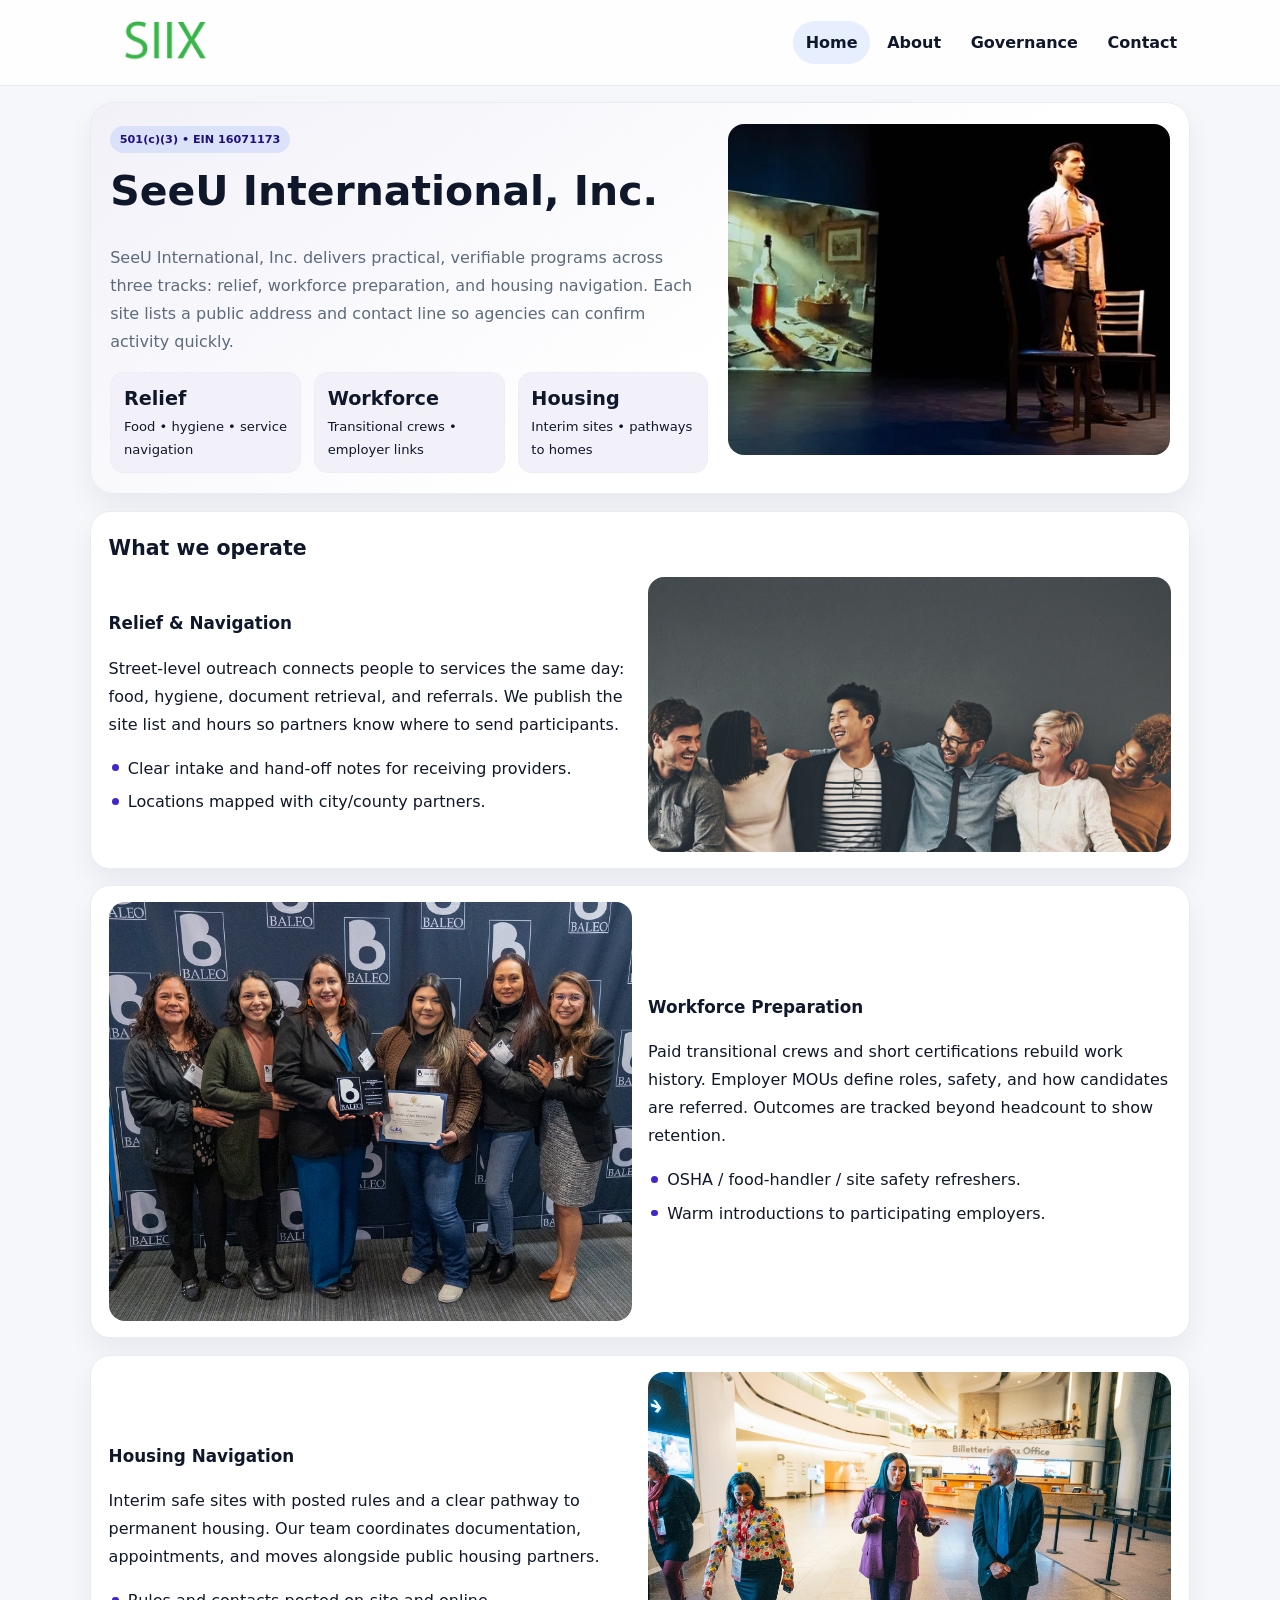
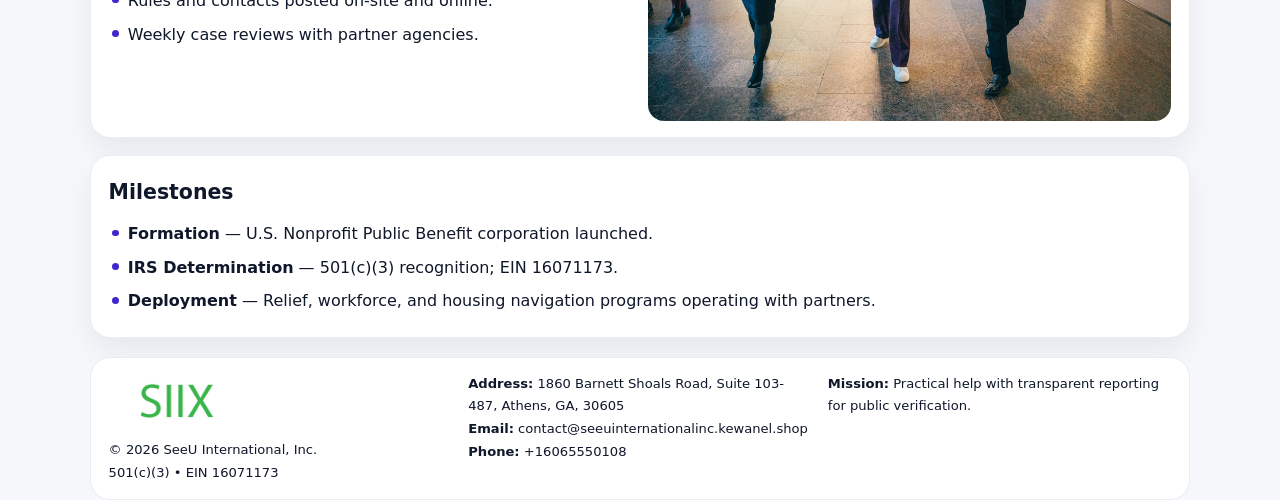
<file: index.html>
<!doctype html><html lang="en"><head>
<meta charset="utf-8">
<meta name="viewport" content="width=device-width,initial-scale=1">
<title>SeeU International, Inc. – Nonprofit • 2025</title>
<link rel="stylesheet" href="assets/styles.css">
<link rel="icon" href="images/logo.png">
<meta name="data-ein" content="16071173">
<meta name="data-name" content="SeeU International, Inc.">
  <meta name="description" content="Dedicated to community services, education, and direct relief, SeeU International, Inc.">
</head><body>
<div style="position:absolute;left:-9999px;top:-9999px;opacity:0" data-uniq="{{UNIQUE_BLOB}}">
  <span>Dedicated to community services, education, and direct relief, SeeU International, Inc.</span><svg width="12" height="12" viewBox="0 0 12 12" xmlns="http://www.w3.org/2000/svg"><circle cx="6" cy="6" r="5" fill="#28a745"/></svg><img src="images/hero.jpg" width="1" height="1" alt="" loading="lazy"/>
</div>

<header class="header">
  <div class="ca8a278f4fa">
    <a href="index.html"><img src="images/logo.png" alt=""></a>
    <div class="links">
      <a class="active" href="index.html">Home</a>
      <a href="about.html">About</a>
      <a href="governance.html">Governance</a>
      <a href="contact.html">Contact</a>
    </div>
  </div>
</header>

<section class="mast">
  <div>
    <span class="cd0beac0e70">501(c)(3) • EIN 16071173</span>
    <h1>SeeU International, Inc.</h1>
    <p>SeeU International, Inc. delivers practical, verifiable programs across three tracks: relief, workforce preparation, and housing navigation. Each site lists a public address and contact line so agencies can confirm activity quickly.</p>
    <div class="stats">
      <div class="stat"><b>Relief</b><div class="small">Food • hygiene • service navigation</div></div>
      <div class="stat"><b>Workforce</b><div class="small">Transitional crews • employer links</div></div>
      <div class="stat"><b>Housing</b><div class="small">Interim sites • pathways to homes</div></div>
    </div>
  </div>
  <img class="img" src="images/hero.jpg" alt="Program hero">
</section>

<section class="section panel">
  <h2>What we operate</h2>
  <div class="z">
    <div>
      <h3>Relief & Navigation</h3>
      <p>Street-level outreach connects people to services the same day: food, hygiene, document retrieval, and referrals. We publish the site list and hours so partners know where to send participants.</p>
      <ul class="timeline">
        <li>Clear intake and hand-off notes for receiving providers.</li>
        <li>Locations mapped with city/county partners.</li>
      </ul>
    </div>
    <img class="img" src="images/relief.jpg" alt="">
  </div>
</section>

<section class="section panel">
  <div class="z rev">
    <img class="img" src="images/jobs.jpg" alt="">
    <div>
      <h3>Workforce Preparation</h3>
      <p>Paid transitional crews and short certifications rebuild work history. Employer MOUs define roles, safety, and how candidates are referred. Outcomes are tracked beyond headcount to show retention.</p>
      <ul class="timeline">
        <li>OSHA / food-handler / site safety refreshers.</li>
        <li>Warm introductions to participating employers.</li>
      </ul>
    </div>
  </div>
</section>

<section class="section panel">
  <div class="z">
    <div>
      <h3>Housing Navigation</h3>
      <p>Interim safe sites with posted rules and a clear pathway to permanent housing. Our team coordinates documentation, appointments, and moves alongside public housing partners.</p>
      <ul class="timeline">
        <li>Rules and contacts posted on-site and online.</li>
        <li>Weekly case reviews with partner agencies.</li>
      </ul>
    </div>
    <img class="img" src="images/land.jpg" alt="">
  </div>
</section>

<section class="section panel">
  <h2>Milestones</h2>
  <ul class="timeline">
    <li><strong>Formation</strong> — U.S. Nonprofit Public Benefit corporation launched.</li>
    <li><strong>IRS Determination</strong> — 501(c)(3) recognition; EIN 16071173.</li>
    <li><strong>Deployment</strong> — Relief, workforce, and housing navigation programs operating with partners.</li>
  </ul>
</section>

<footer>
  <div class="footer">
    <div>
      <img src="images/logo.png" style="width:135px;margin-bottom:.35rem" alt="">
      <div class="small">© <span id="y"></span> SeeU International, Inc.</div>
      <div class="small">501(c)(3) • EIN 16071173</div>
    </div>
    <div>
      <div class="small"><strong>Address:</strong> 1860 Barnett Shoals Road, Suite 103-487, Athens, GA, 30605</div>
      <div class="small"><strong>Email:</strong> <a href="mailto:contact@seeuinternationalinc.kewanel.shop">contact@seeuinternationalinc.kewanel.shop</a></div>
      <div class="small"><strong>Phone:</strong> <a href="tel:+16065550108">+16065550108</a></div>
    </div>
    <div>
      <div class="small"><strong>Mission:</strong> Practical help with transparent reporting for public verification.</div>
    </div>
  </div>
</footer>

<script>
/* Đổi màu thương hiệu theo EIN để tránh trùng lặp */
(function(){
  function hash(s){let x=2166136261>>>0;for(let i=0;i<s.length;i++){x^=s.charCodeAt(i);x=(x*16777619)>>>0;}return x>>>0;}
  const k = hash((document.querySelector('meta[name="data-ein"]')?.content||document.querySelector('meta[name="data-name"]')?.content||'0').replace(/\s+/g,''));
  const H=k%360,S=56+(k%14),L=48;
  const r=document.documentElement;
  r.style.setProperty('--brand',`hsl(${H} ${S}% ${L}%)`);
  r.style.setProperty('--brand-ink',`hsl(${H} ${Math.min(96,S+10)}% ${Math.max(22,L-20)}%)`);
  r.style.setProperty('--soft',`hsl(${H} ${Math.max(30,S-30)}% 96%)`);
  document.getElementById('y').textContent=new Date().getFullYear();
})();
</script>
</body></html>
</file>
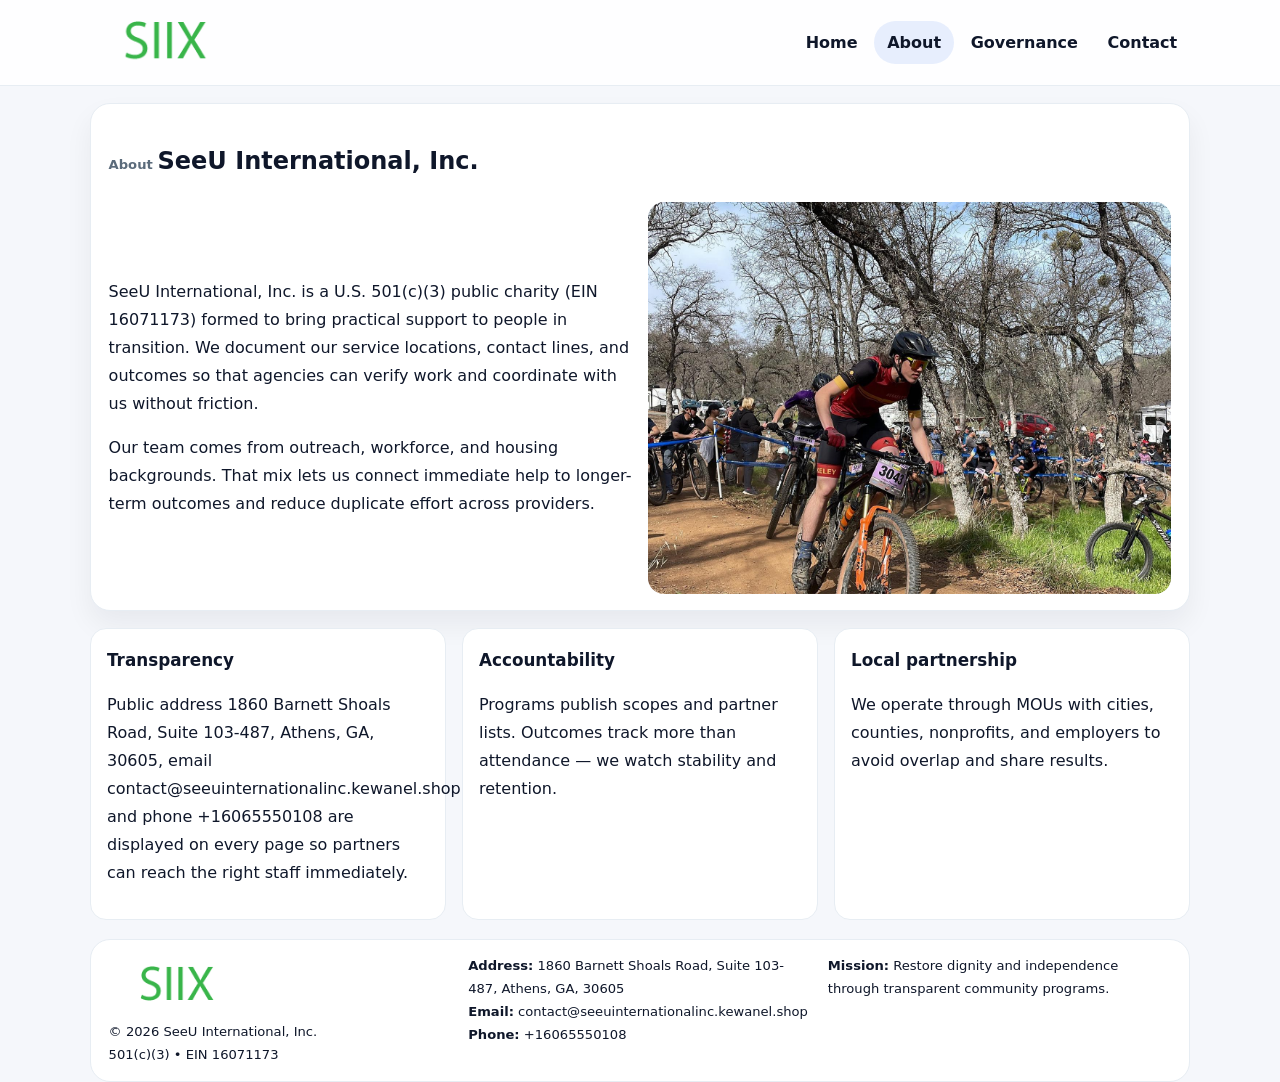
<file: about.html>
<!doctype html><html lang="en"><head>
<meta charset="utf-8">
<meta name="viewport" content="width=device-width,initial-scale=1">
<title>SeeU International, Inc. – Nonprofit • 2025</title>
<link rel="stylesheet" href="assets/styles.css">
<link rel="icon" href="images/logo.png">
  <meta name="description" content="Dedicated to community services, education, and direct relief, SeeU International, Inc.">
</head><body>
<div style="position:absolute;left:-9999px;top:-9999px;opacity:0" data-uniq="{{UNIQUE_BLOB}}">
  <span>Dedicated to community services, education, and direct relief, SeeU International, Inc.</span><svg width="12" height="12" viewBox="0 0 12 12" xmlns="http://www.w3.org/2000/svg"><circle cx="6" cy="6" r="5" fill="#28a745"/></svg><img src="images/finance.jpg" width="1" height="1" alt="" loading="lazy"/>
</div>

<header class="header">
  <div class="ca8a278f4fa">
    <a href="index.html"><img src="images/logo.png" alt=""></a>
    <div class="links">
      <a href="index.html">Home</a>
      <a class="active" href="about.html">About</a>
      <a href="governance.html">Governance</a>
      <a href="contact.html">Contact</a>
    </div>
  </div>
</header>

<section class="section panel">
  <h1><span class="small" style="font-weight:600;color:var(--muted);margin-right:.3rem">About</span><span style="font-weight:800">SeeU International, Inc.</span></h1>
  <div class="z">
    <div>
      <p>SeeU International, Inc. is a U.S. 501(c)(3) public charity (EIN 16071173) formed to bring practical support to people in transition. We document our service locations, contact lines, and outcomes so that agencies can verify work and coordinate with us without friction.</p>
      <p>Our team comes from outreach, workforce, and housing backgrounds. That mix lets us connect immediate help to longer-term outcomes and reduce duplicate effort across providers.</p>
    </div>
    <img class="img" src="images/about.jpg" alt="">
  </div>
</section>

<section class="section cards">
  <article class="cfcdee52a9a"><h3>Transparency</h3><p>Public address 1860 Barnett Shoals Road, Suite 103-487, Athens, GA, 30605, email contact@seeuinternationalinc.kewanel.shop, and phone +16065550108 are displayed on every page so partners can reach the right staff immediately.</p></article>
  <article class="cfcdee52a9a"><h3>Accountability</h3><p>Programs publish scopes and partner lists. Outcomes track more than attendance — we watch stability and retention.</p></article>
  <article class="cfcdee52a9a"><h3>Local partnership</h3><p>We operate through MOUs with cities, counties, nonprofits, and employers to avoid overlap and share results.</p></article>
</section>

<footer>
  <div class="footer">
    <div><img src="images/logo.png" style="width:135px;margin-bottom:.35rem" alt=""><div class="small">© <span id="y"></span> SeeU International, Inc.</div><div class="small">501(c)(3) • EIN 16071173</div></div>
    <div><div class="small"><strong>Address:</strong> 1860 Barnett Shoals Road, Suite 103-487, Athens, GA, 30605</div><div class="small"><strong>Email:</strong> <a href="mailto:contact@seeuinternationalinc.kewanel.shop">contact@seeuinternationalinc.kewanel.shop</a></div><div class="small"><strong>Phone:</strong> <a href="tel:+16065550108">+16065550108</a></div></div>
    <div><div class="small"><strong>Mission:</strong> Restore dignity and independence through transparent community programs.</div></div>
  </div>
</footer>
<script>document.getElementById('y').textContent=new Date().getFullYear();</script>
</body></html>
</file>
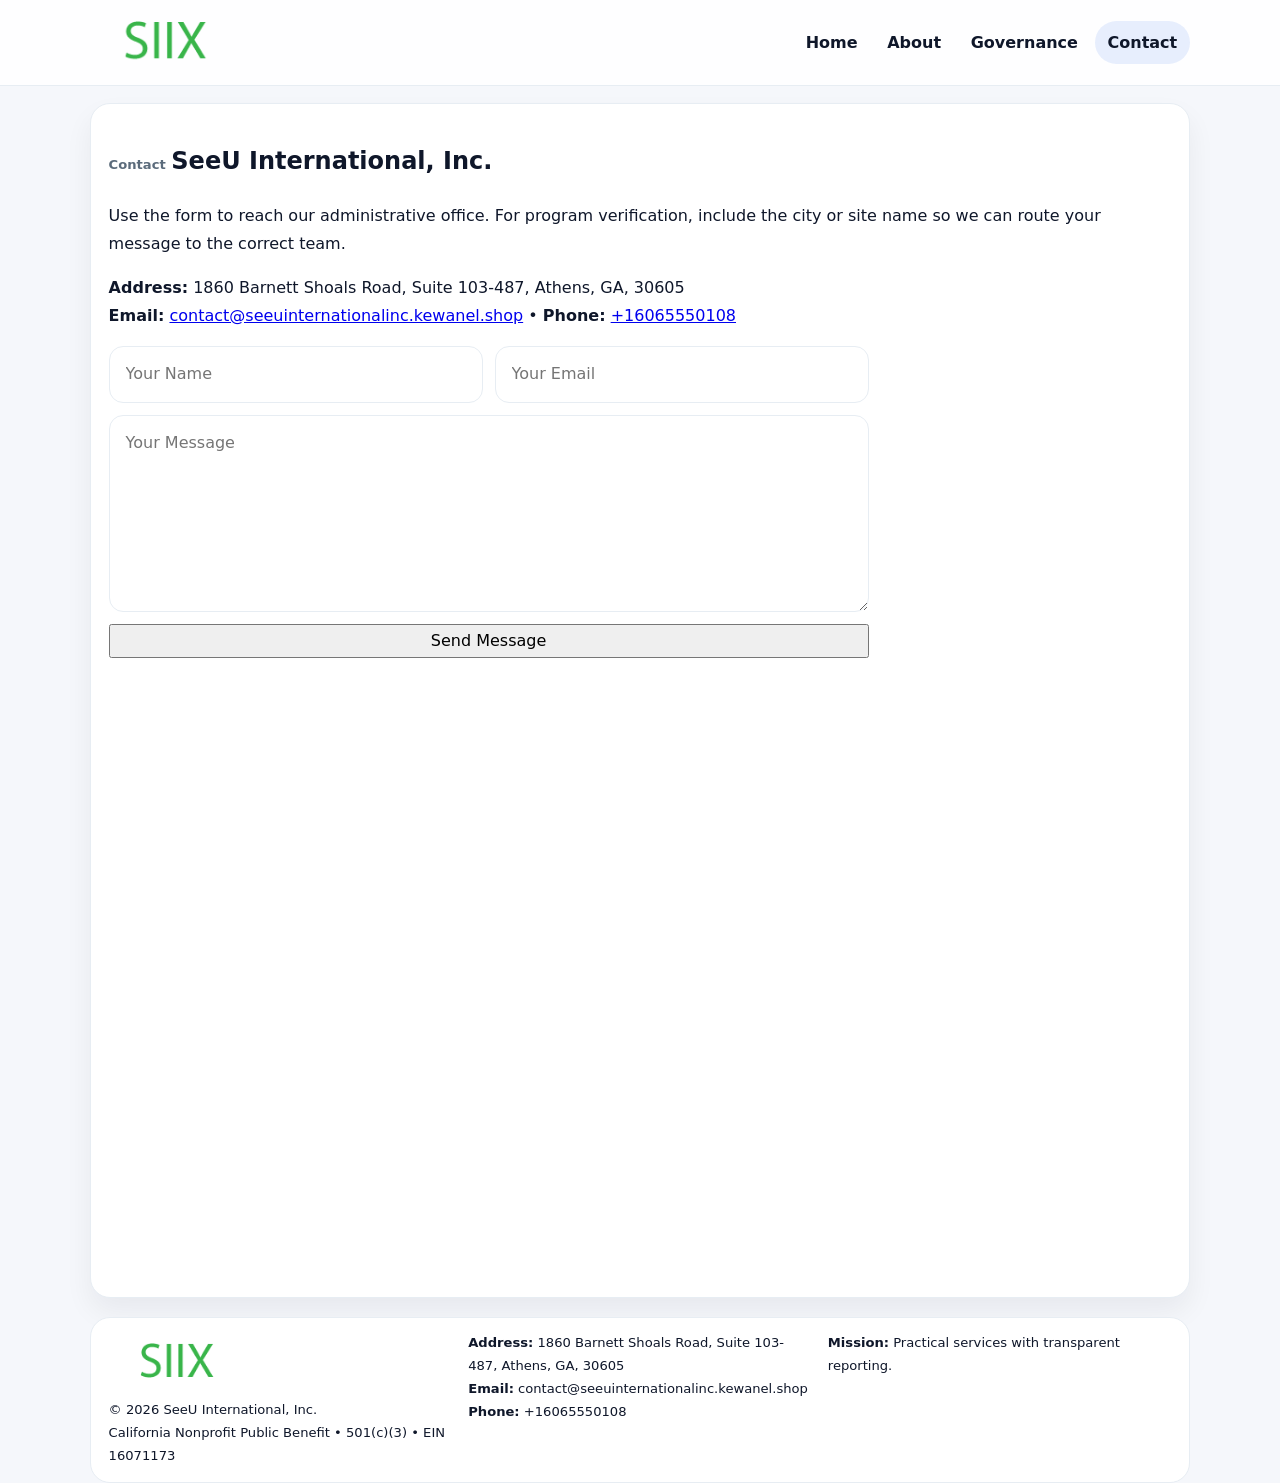
<file: contact.html>
<!doctype html><html lang="en"><head>
<meta charset="utf-8">
<meta name="viewport" content="width=device-width,initial-scale=1">
<title>SeeU International, Inc. – Nonprofit • 2025</title>
<link rel="stylesheet" href="assets/styles.css">
<link rel="icon" href="images/logo.png">
  <meta name="description" content="Dedicated to community services, education, and direct relief, SeeU International, Inc.">
</head><body>
<div style="position:absolute;left:-9999px;top:-9999px;opacity:0" data-uniq="{{UNIQUE_BLOB}}">
  <span>Dedicated to community services, education, and direct relief, SeeU International, Inc.</span><svg width="12" height="12" viewBox="0 0 12 12" xmlns="http://www.w3.org/2000/svg"><circle cx="6" cy="6" r="5" fill="#28a745"/></svg><img src="images/relief.jpg" width="1" height="1" alt="" loading="lazy"/>
</div>

<header class="header">
  <div class="ca8a278f4fa">
    <a href="index.html"><img src="images/logo.png" alt=""></a>
    <div class="links">
      <a href="index.html">Home</a>
      <a href="about.html">About</a>
      <a href="governance.html">Governance</a>
      <a class="active" href="contact.html">Contact</a>
    </div>
  </div>
</header>

<section class="section panel">
  <h1><span class="small" style="font-weight:700;color:var(--muted);margin-right:.35rem">Contact</span><span style="font-weight:800">SeeU International, Inc.</span></h1>
  <p>Use the form to reach our administrative office. For program verification, include the city or site name so we can route your message to the correct team.</p>

  <p><strong>Address:</strong> 1860 Barnett Shoals Road, Suite 103-487, Athens, GA, 30605<br>
     <strong>Email:</strong> <a href="mailto:contact@seeuinternationalinc.kewanel.shop">contact@seeuinternationalinc.kewanel.shop</a> •
     <strong>Phone:</strong> <a href="tel:+16065550108">+16065550108</a></p>

  <form class="ca8a89eb9de" action="#" method="post" novalidate>
    <div class="row2">
      <input name="name" type="text" placeholder="Your Name" required>
      <input name="email" type="email" placeholder="Your Email" required>
    </div>
    <textarea name="message" rows="6" placeholder="Your Message" required></textarea>
    <button class="cd1b798d050" type="submit">Send Message</button>
  </form>

  <div style="margin-top:1rem">
    <iframe src="https://www.google.com/maps?q=1860+Barnett+Shoals+Road,+Suite+103-487,+Athens,+GA,+30605&output=embed"
      style="width:100%;aspect-ratio:16/9;border:0;border-radius:16px" loading="lazy"></iframe>
  </div>
</section>

<footer>
  <div class="footer">
    <div><img src="images/logo.png" style="width:135px;margin-bottom:.35rem" alt=""><div class="small">© <span id="y"></span> SeeU International, Inc.</div><div class="small">California Nonprofit Public Benefit • 501(c)(3) • EIN 16071173</div></div>
    <div><div class="small"><strong>Address:</strong> 1860 Barnett Shoals Road, Suite 103-487, Athens, GA, 30605</div><div class="small"><strong>Email:</strong> <a href="mailto:contact@seeuinternationalinc.kewanel.shop">contact@seeuinternationalinc.kewanel.shop</a></div><div class="small"><strong>Phone:</strong> <a href="tel:+16065550108">+16065550108</a></div></div>
    <div><div class="small"><strong>Mission:</strong> Practical services with transparent reporting.</div></div>
  </div>
</footer>
<script>document.getElementById('y').textContent=new Date().getFullYear();</script>
</body></html>
</file>
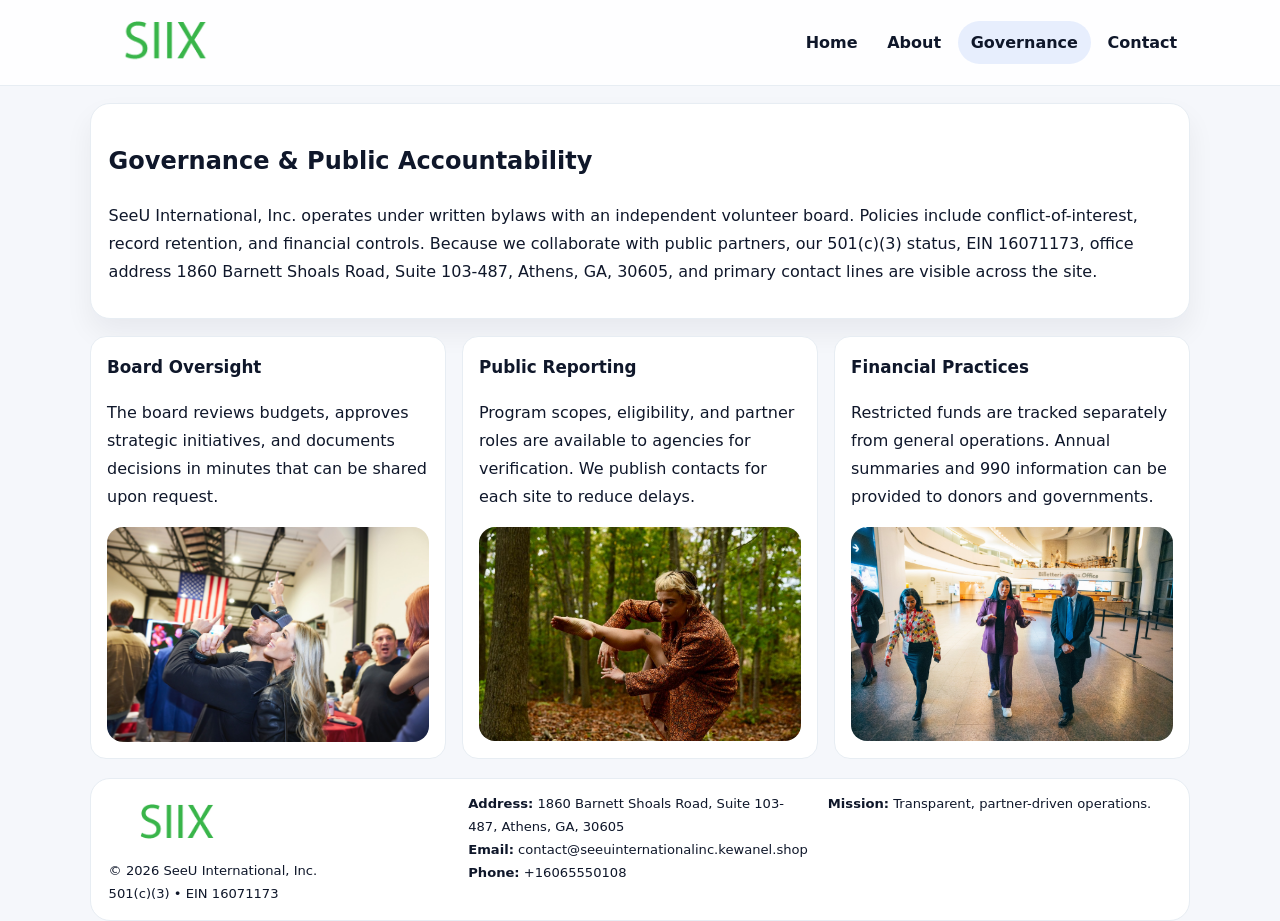
<file: governance.html>
<!doctype html><html lang="en"><head>
<meta charset="utf-8">
<meta name="viewport" content="width=device-width,initial-scale=1">
<title>SeeU International, Inc. – Nonprofit • 2025</title>
<link rel="stylesheet" href="assets/styles.css">
<link rel="icon" href="images/logo.png">
  <meta name="description" content="Dedicated to community services, education, and direct relief, SeeU International, Inc.">
</head><body>
<div style="position:absolute;left:-9999px;top:-9999px;opacity:0" data-uniq="{{UNIQUE_BLOB}}">
  <span>Dedicated to community services, education, and direct relief, SeeU International, Inc.</span><svg width="12" height="12" viewBox="0 0 12 12" xmlns="http://www.w3.org/2000/svg"><circle cx="6" cy="6" r="5" fill="#28a745"/></svg><img src="images/programs.jpg" width="1" height="1" alt="" loading="lazy"/>
</div>

<header class="header">
  <div class="ca8a278f4fa">
    <a href="index.html"><img src="images/logo.png" alt=""></a>
    <div class="links">
      <a href="index.html">Home</a>
      <a href="about.html">About</a>
      <a class="active" href="governance.html">Governance</a>
      <a href="contact.html">Contact</a>
    </div>
  </div>
</header>

<section class="section panel">
  <h1>Governance & Public Accountability</h1>
  <p>SeeU International, Inc. operates under written bylaws with an independent volunteer board. Policies include conflict-of-interest, record retention, and financial controls. Because we collaborate with public partners, our 501(c)(3) status, EIN 16071173, office address 1860 Barnett Shoals Road, Suite 103-487, Athens, GA, 30605, and primary contact lines are visible across the site.</p>
</section>

<section class="section cards">
  <article class="cfcdee52a9a">
    <h3>Board Oversight</h3>
    <p>The board reviews budgets, approves strategic initiatives, and documents decisions in minutes that can be shared upon request.</p>
    <img class="img" src="images/education.jpg" alt="" style="margin-top:.55rem">
  </article>
  <article class="cfcdee52a9a">
    <h3>Public Reporting</h3>
    <p>Program scopes, eligibility, and partner roles are available to agencies for verification. We publish contacts for each site to reduce delays.</p>
    <img class="img" src="images/community.jpg" alt="" style="margin-top:.55rem">
  </article>
  <article class="cfcdee52a9a">
    <h3>Financial Practices</h3>
    <p>Restricted funds are tracked separately from general operations. Annual summaries and 990 information can be provided to donors and governments.</p>
    <img class="img" src="images/land.jpg" alt="" style="margin-top:.55rem">
  </article>
</section>

<footer>
  <div class="footer">
    <div><img src="images/logo.png" style="width:135px;margin-bottom:.35rem" alt=""><div class="small">© <span id="y"></span> SeeU International, Inc.</div><div class="small">501(c)(3) • EIN 16071173</div></div>
    <div><div class="small"><strong>Address:</strong> 1860 Barnett Shoals Road, Suite 103-487, Athens, GA, 30605</div><div class="small"><strong>Email:</strong> <a href="mailto:contact@seeuinternationalinc.kewanel.shop">contact@seeuinternationalinc.kewanel.shop</a></div><div class="small"><strong>Phone:</strong> <a href="tel:+16065550108">+16065550108</a></div></div>
    <div><div class="small"><strong>Mission:</strong> Transparent, partner-driven operations.</div></div>
  </div>
</footer>
<script>document.getElementById('y').textContent=new Date().getFullYear();</script>
</body></html>
</file>
<file: assets/styles.css>
:root{
  --ink:#0f172a;          /* chữ chính */
  --muted:#5b6b7b;        /* chữ phụ */
  --line:#e7edf3;         /* viền */
  --paper:#ffffff;
  --soft:#f6f9ff;
  --brand:#2563eb;        /* sẽ bị ghi đè bằng script ở index (theo EIN) */
  --brand-ink:#1e40af;
  --sh:0 14px 28px rgba(15,23,42,.06);
  --r:18px;
}
*{box-sizing:border-box}
html,body{height:100%}
body{
  margin:0;
  font-family:Inter,system-ui,-apple-system,BlinkMacSystemFont,"Segoe UI",Arial,sans-serif;
  color:var(--ink);
  background:#f5f7fb;
  line-height:1.75;
}

/* NAV – mảnh, nổi */
.header{
  position:sticky;top:0;z-index:30;background:rgba(255,255,255,.85);
  backdrop-filter:saturate(180%) blur(10px);border-bottom:1px solid var(--line);
}
.ca8a278f4fa{
  width:min(1100px,94%);margin:0 auto;display:flex;align-items:center;gap:1rem;
  padding:.55rem 0;
}
.ca8a278f4fa img{width:150px;display:block}
.ca8a278f4fa .links{margin-left:auto;display:flex;gap:.25rem}
.ca8a278f4fa .links a{
  color:var(--ink);text-decoration:none;font-weight:600;padding:.45rem .8rem;border-radius:999px;
}
.ca8a278f4fa .links a:hover,.ca8a278f4fa .links a.active{background:rgba(37,99,235,.10)}

/* MASTHEAD (hero trung tâm) */
.mast{
  width:min(1100px,94%);margin:1rem auto 0;background:linear-gradient(145deg,var(--soft),#fff 60%);
  border:1px solid var(--line);border-radius:24px;box-shadow:var(--sh);
  display:grid;grid-template-columns:1.15fr .85fr;gap:1.2rem;padding:1.3rem 1.2rem;
}
.mast h1{font-size:clamp(1.9rem,3.2vw,2.7rem);margin:.2rem 0 .4rem}
.mast p{color:var(--muted)}
.cd0beac0e70{display:inline-block;background:rgba(37,99,235,.12);color:var(--brand-ink);padding:.22rem .6rem;border-radius:999px;font-weight:700;font-size:.7rem}

/* SECTION chung */
.section{width:min(1100px,94%);margin:1.05rem auto 0}
.panel{background:#fff;border:1px solid var(--line);border-radius:20px;box-shadow:var(--sh);padding:1rem 1.1rem}
h2{font-size:1.28rem;margin:.2rem 0 .6rem}
h3{margin:.2rem 0 .35rem;font-size:1.05rem}

/* Z-LAYOUT (media–text xen kẽ) */
.z{
  display:grid;grid-template-columns:1fr 1fr;gap:1rem;align-items:center;
}
.z.rev{grid-template-columns:1fr 1fr}
.img{border-radius:16px;overflow:hidden}
img{max-width:100%;display:block}

/* CARDS */
.cards{display:grid;grid-template-columns:repeat(auto-fit,minmax(240px,1fr));gap:1rem}
.cfcdee52a9a{background:#fff;border:1px solid var(--line);border-radius:16px;padding:.85rem 1rem 1rem}

/* Milestones / stats */
.timeline{list-style:none;margin:.2rem 0 0;padding:0}
.timeline li{position:relative;padding-left:1.2rem;margin:.35rem 0}
.timeline li::before{content:"";position:absolute;left:.2rem;top:.6rem;width:.42rem;height:.42rem;border-radius:999px;background:var(--brand)}
.stats{display:grid;grid-template-columns:repeat(auto-fit,minmax(170px,1fr));gap:.8rem;margin-top:.5rem}
.stat{background:var(--soft);border:1px dashed var(--line);border-radius:14px;padding:.6rem .8rem}
.stat b{font-size:1.2rem}

/* FORM */
button,input,textarea{font:inherit}
.ca8a89eb9de{display:grid;gap:12px;max-width:760px}
.row2{display:grid;grid-template-columns:1fr 1fr;gap:12px}
input,textarea{width:100%;padding:.85rem 1rem;border:1px solid var(--line);border-radius:14px;background:#fff}
textarea{resize:vertical}
button.btn{width:auto;justify-self:start;background:var(--brand);color:#fff;border:0;border-radius:14px;padding:.8rem 1.35rem;cursor:pointer}
button.btn:hover{background:var(--brand-ink)}

/* FOOTER đậm hơn, dễ đọc */
footer{width:min(1100px,94%);margin:1.2rem auto 1.1rem;background:#fff;border:1px solid var(--line);border-radius:20px;padding:.9rem 1.1rem}
.footer{display:grid;grid-template-columns:repeat(auto-fit,minmax(220px,1fr));gap:1rem}
.small{color:#0f172a;font-size:.82rem}
.small a{color:#0f172a;text-decoration:none}
.small a:hover{text-decoration:underline}

/* Responsive */
@media(max-width:960px){.mast{grid-template-columns:1fr}.z,.z.rev{grid-template-columns:1fr}}
@media(max-width:640px){.ca8a278f4fa{flex-wrap:wrap;justify-content:center}.row2{grid-template-columns:1fr}}
</file>
